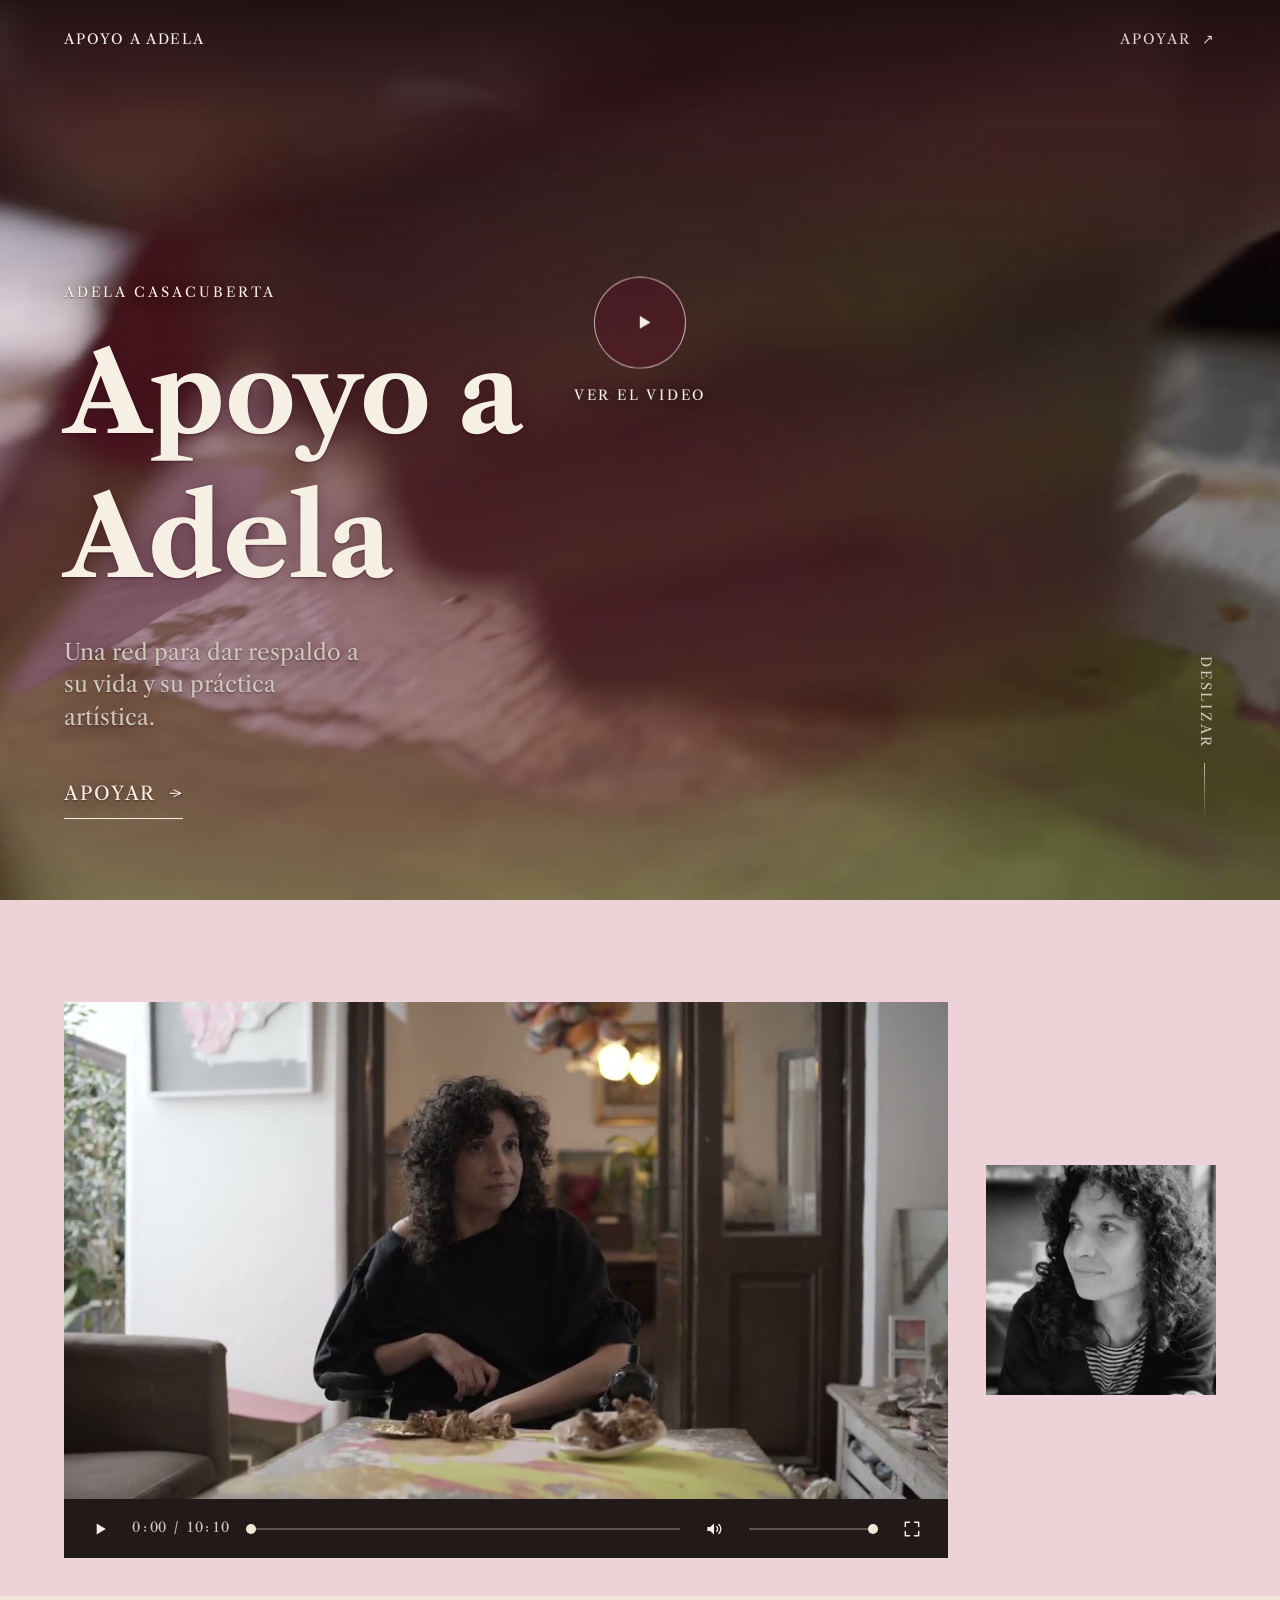
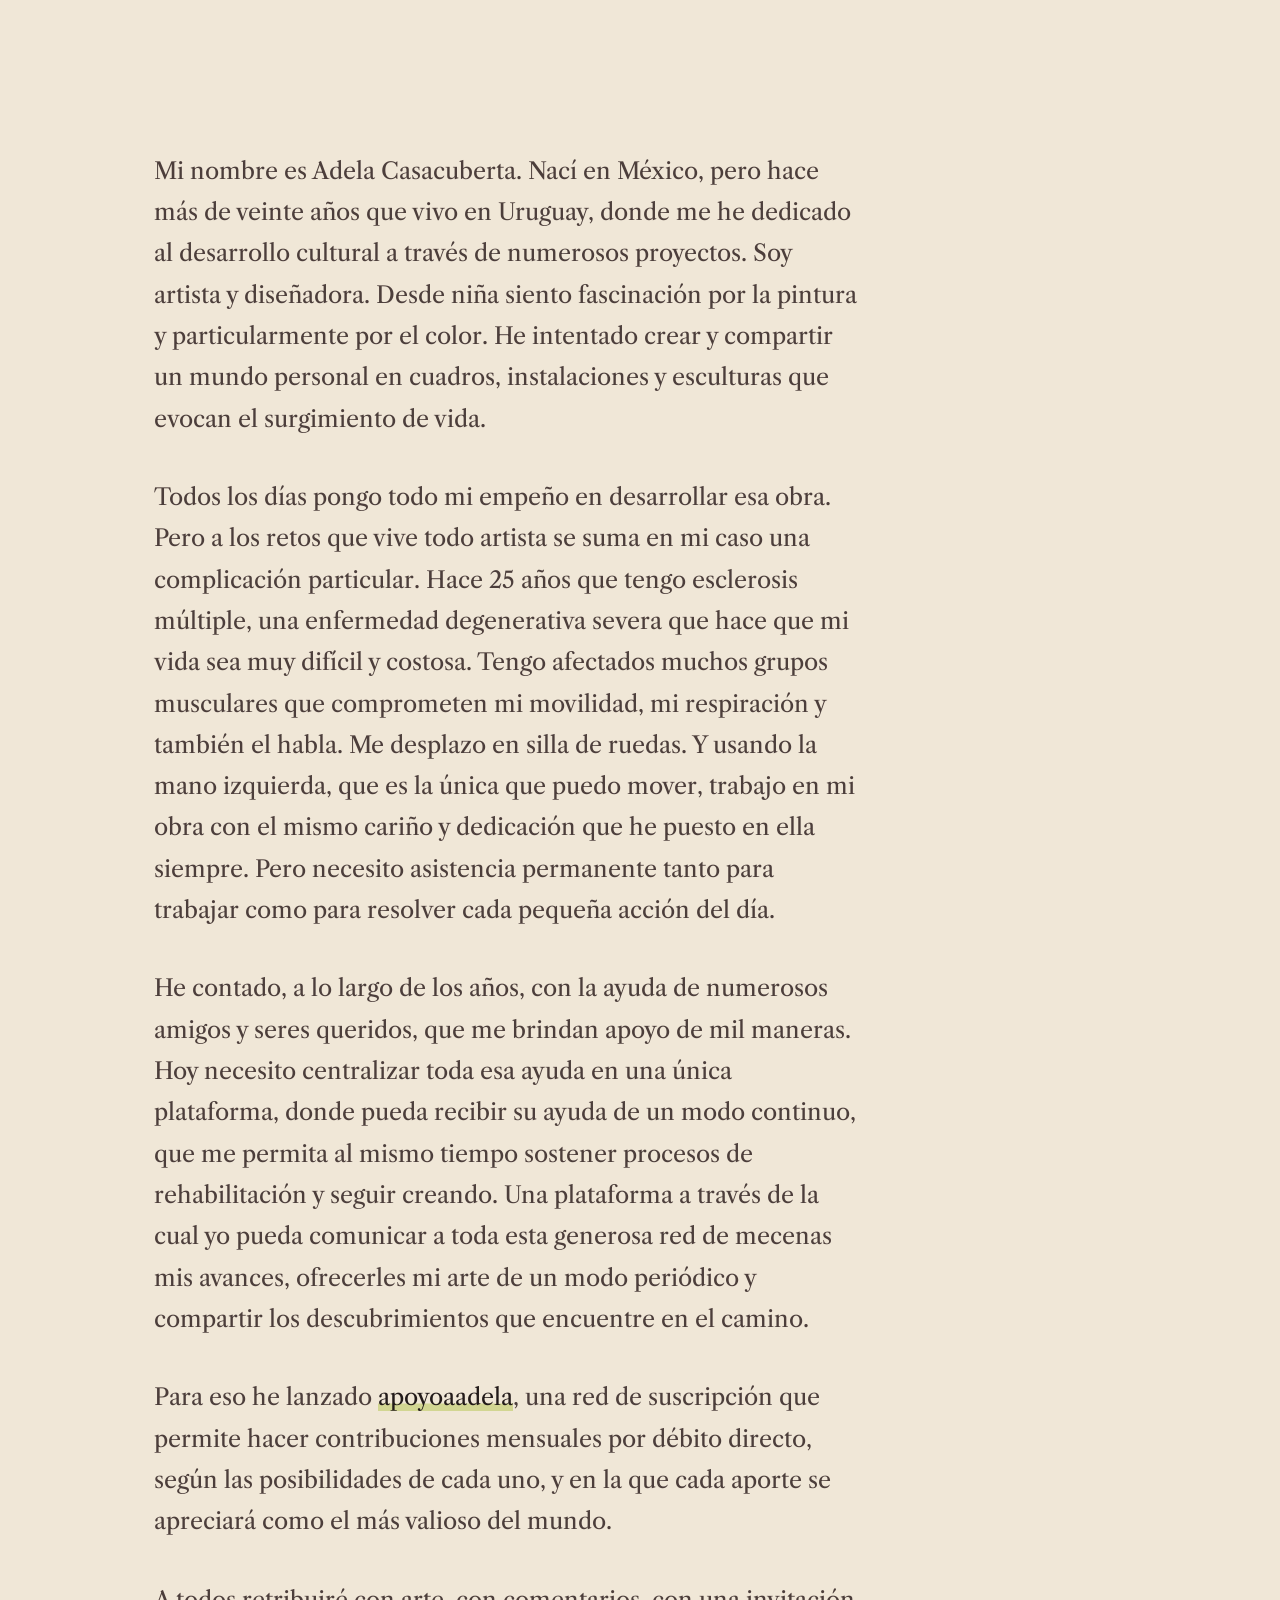
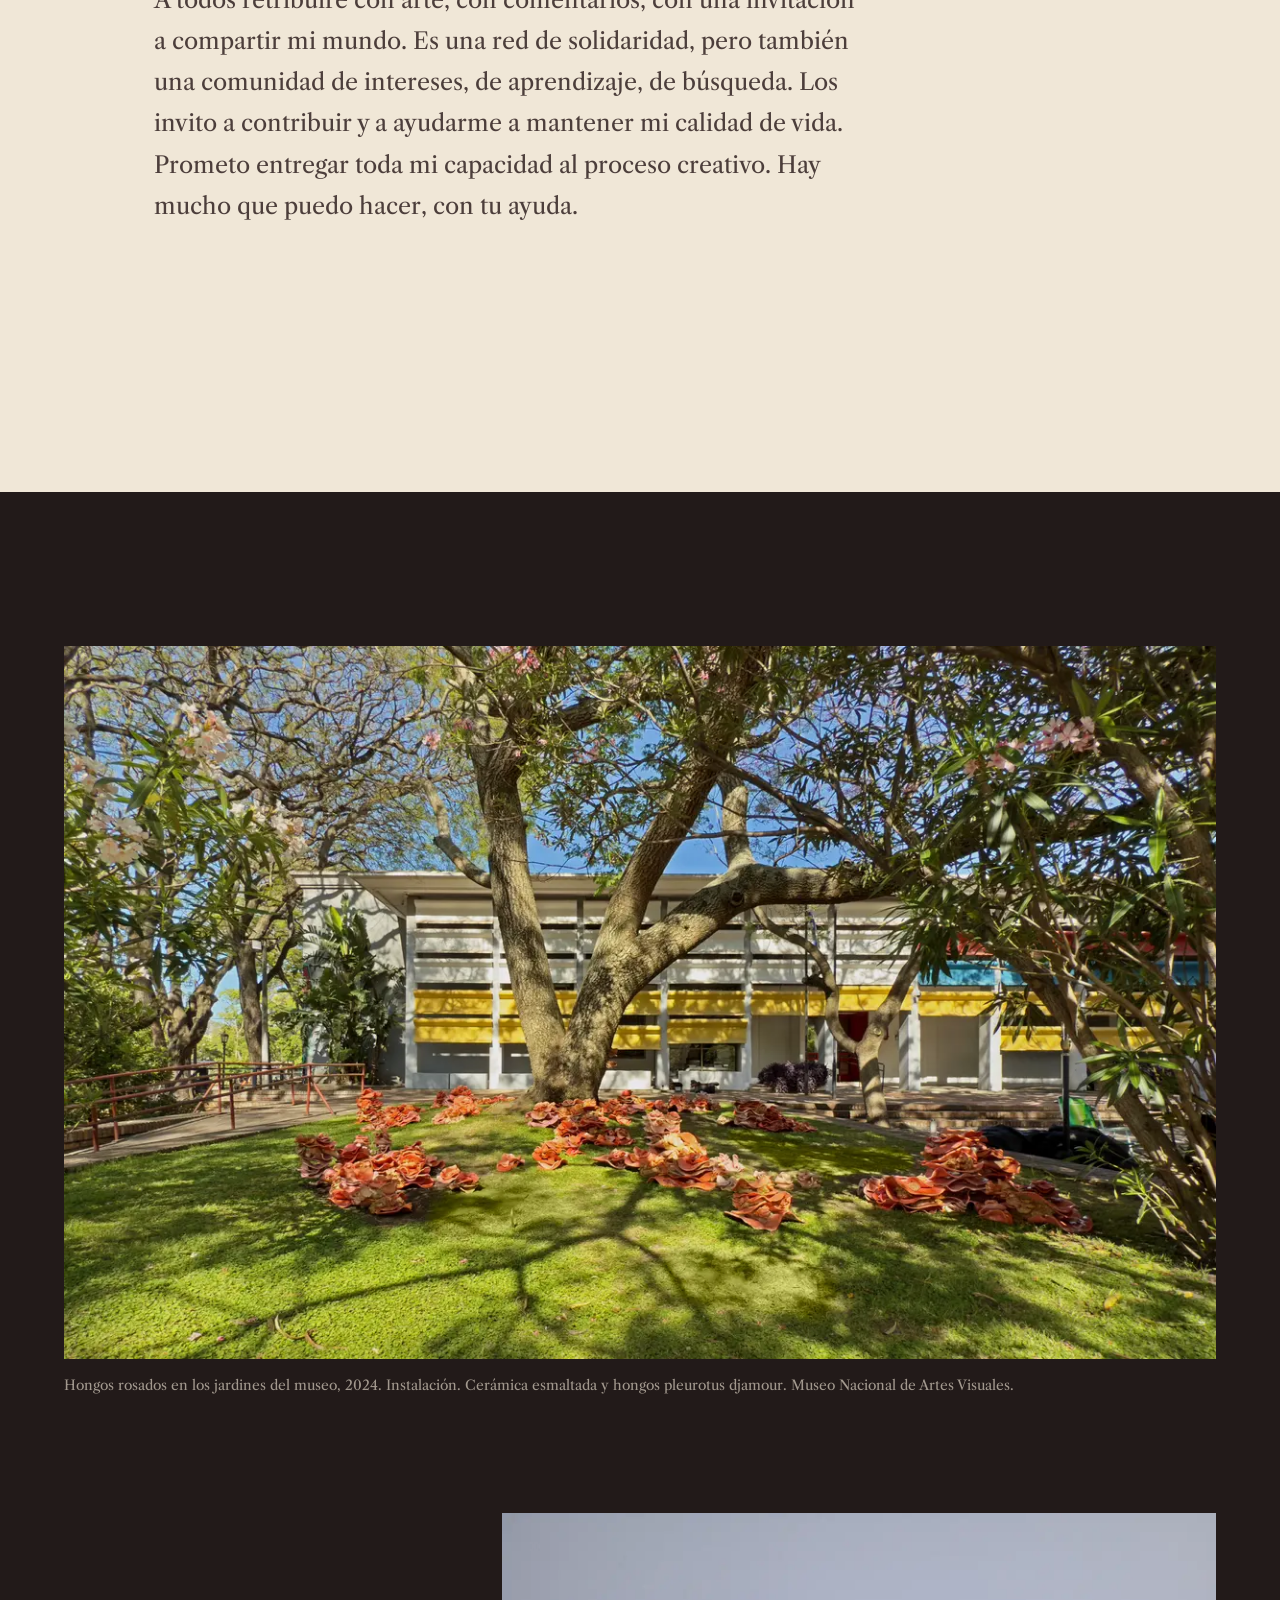
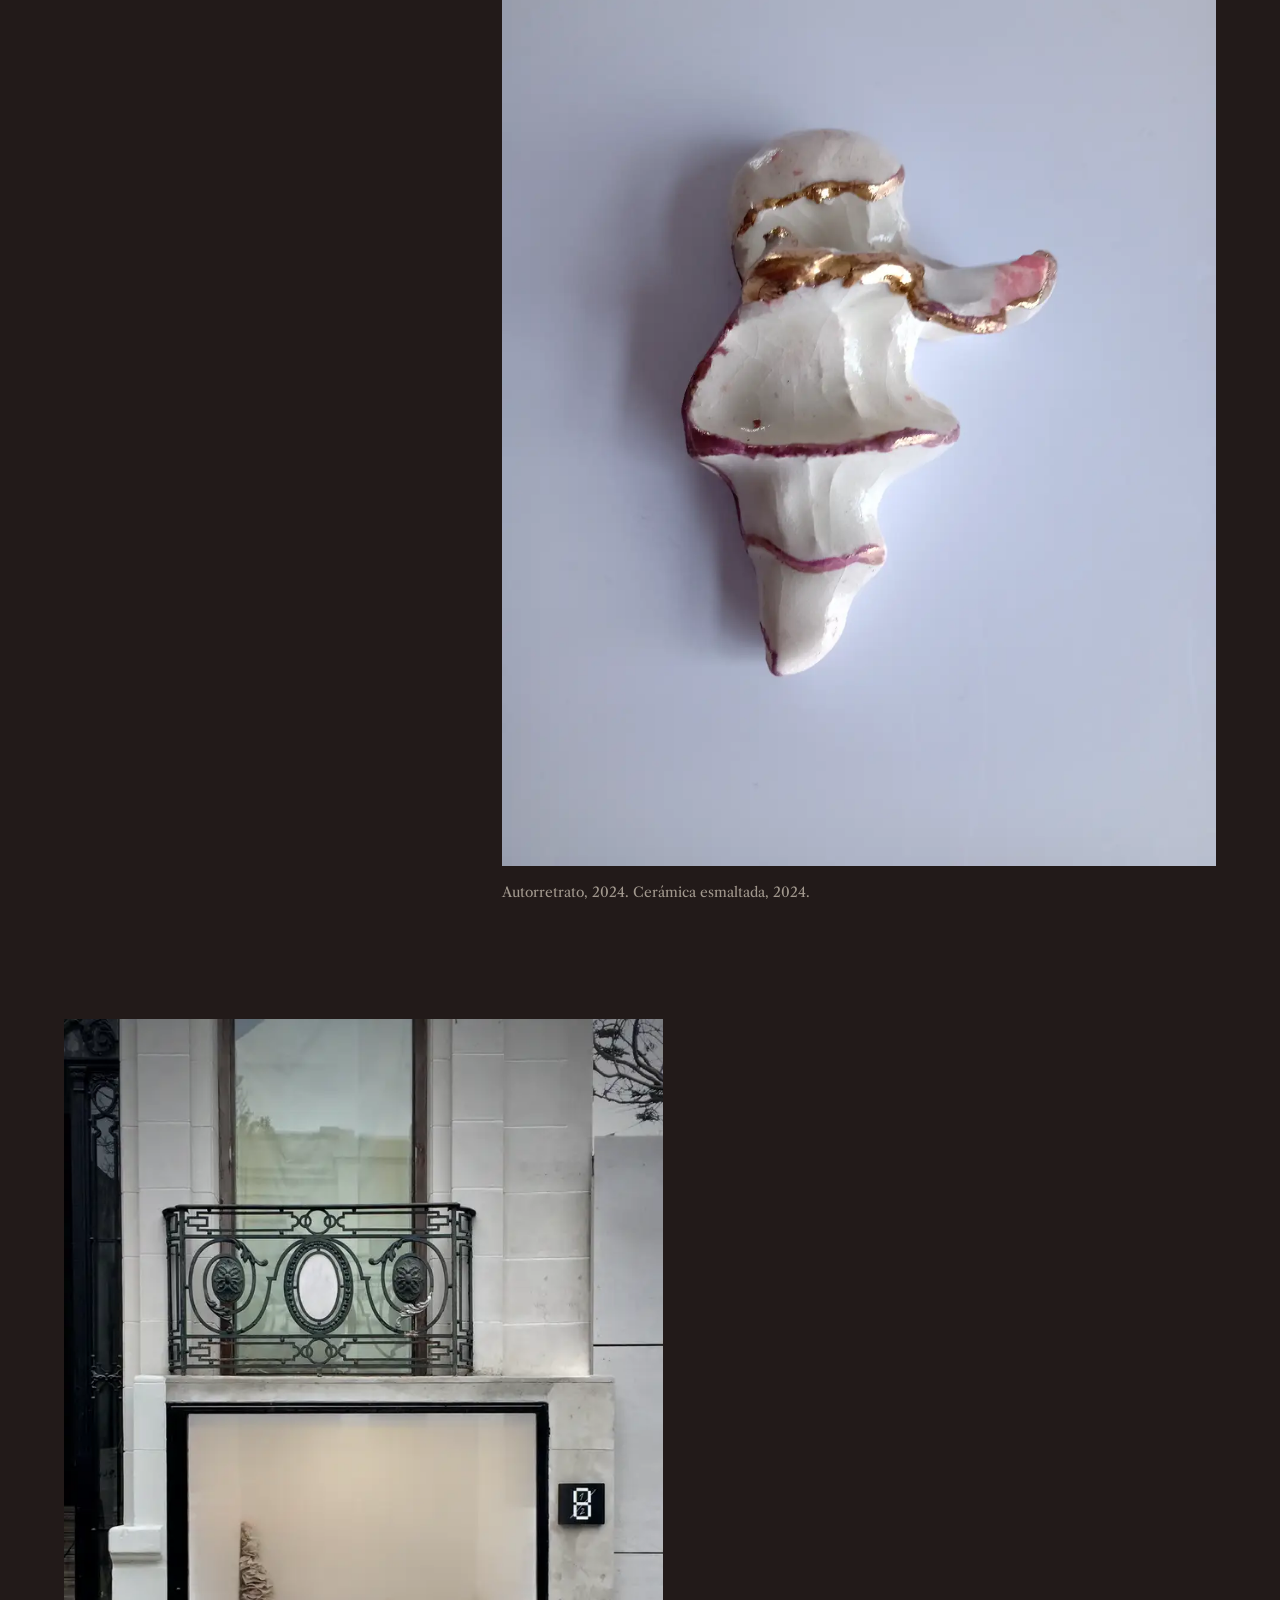
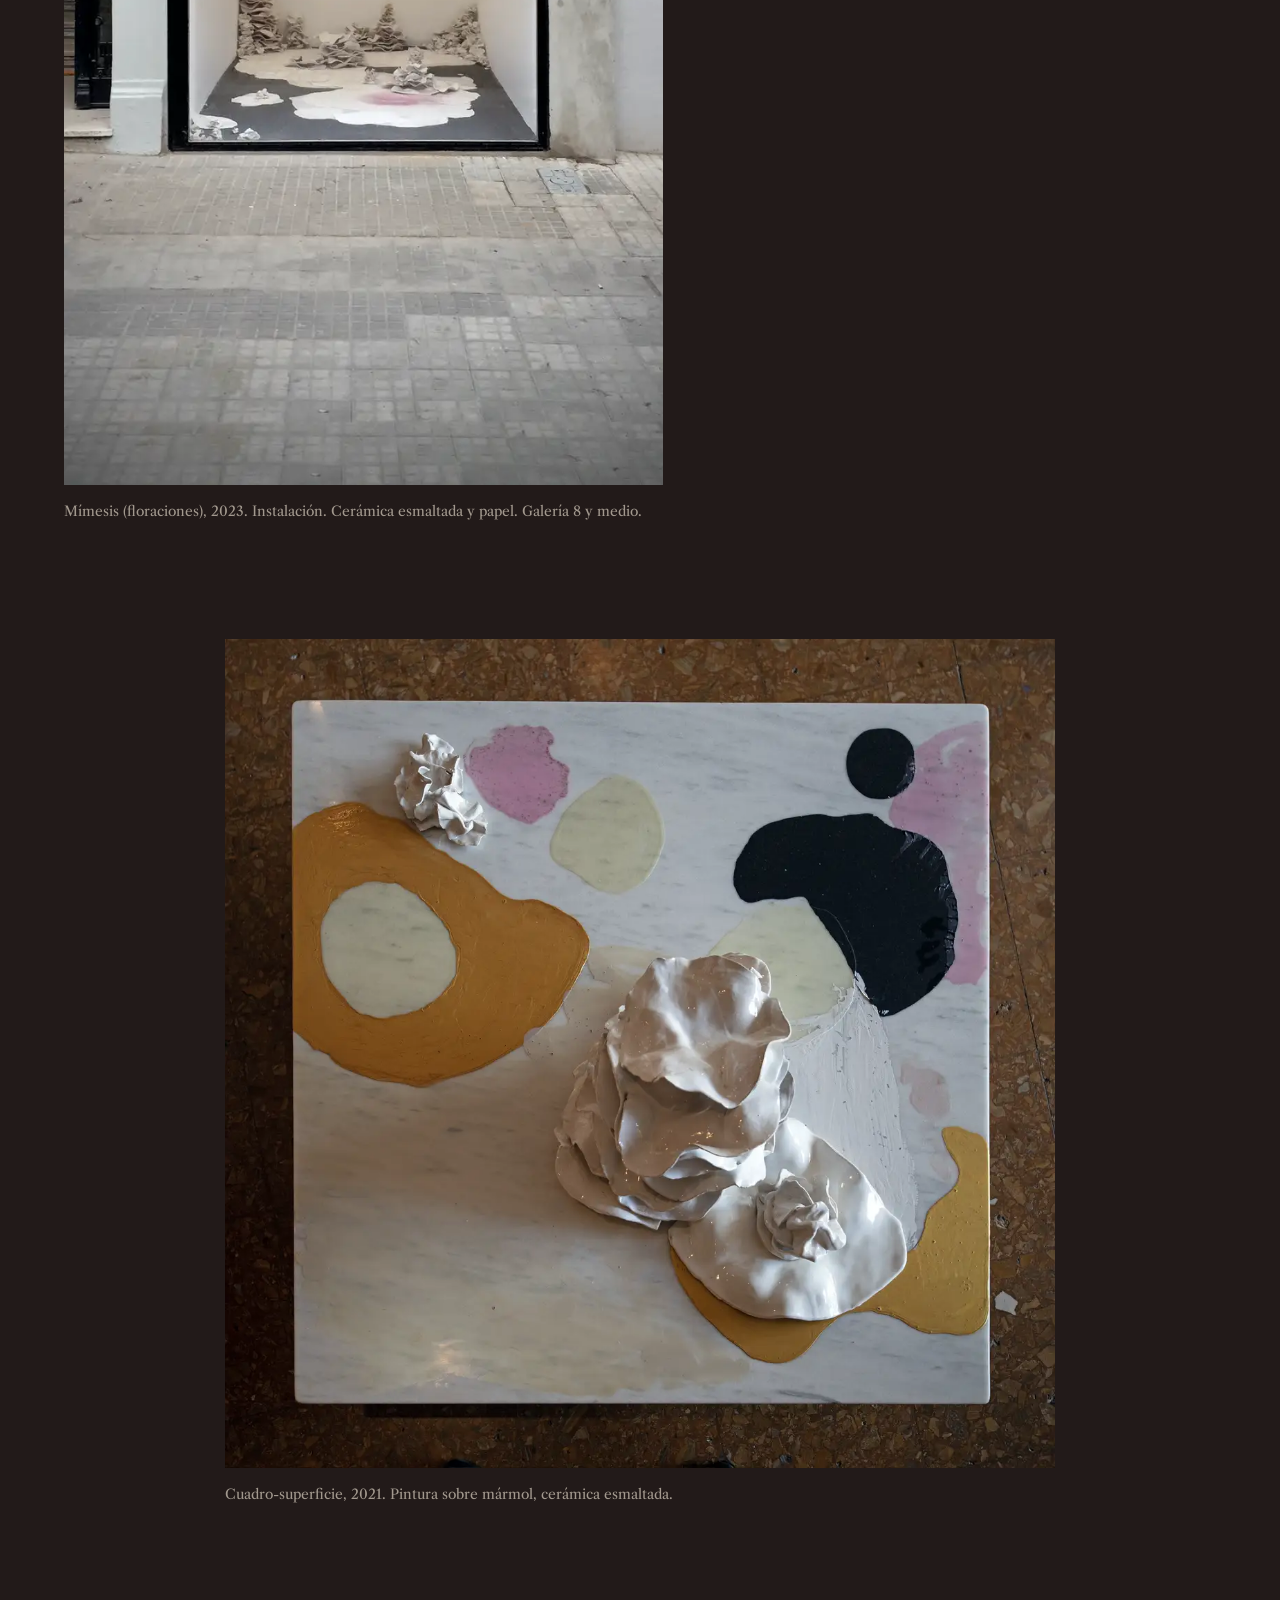
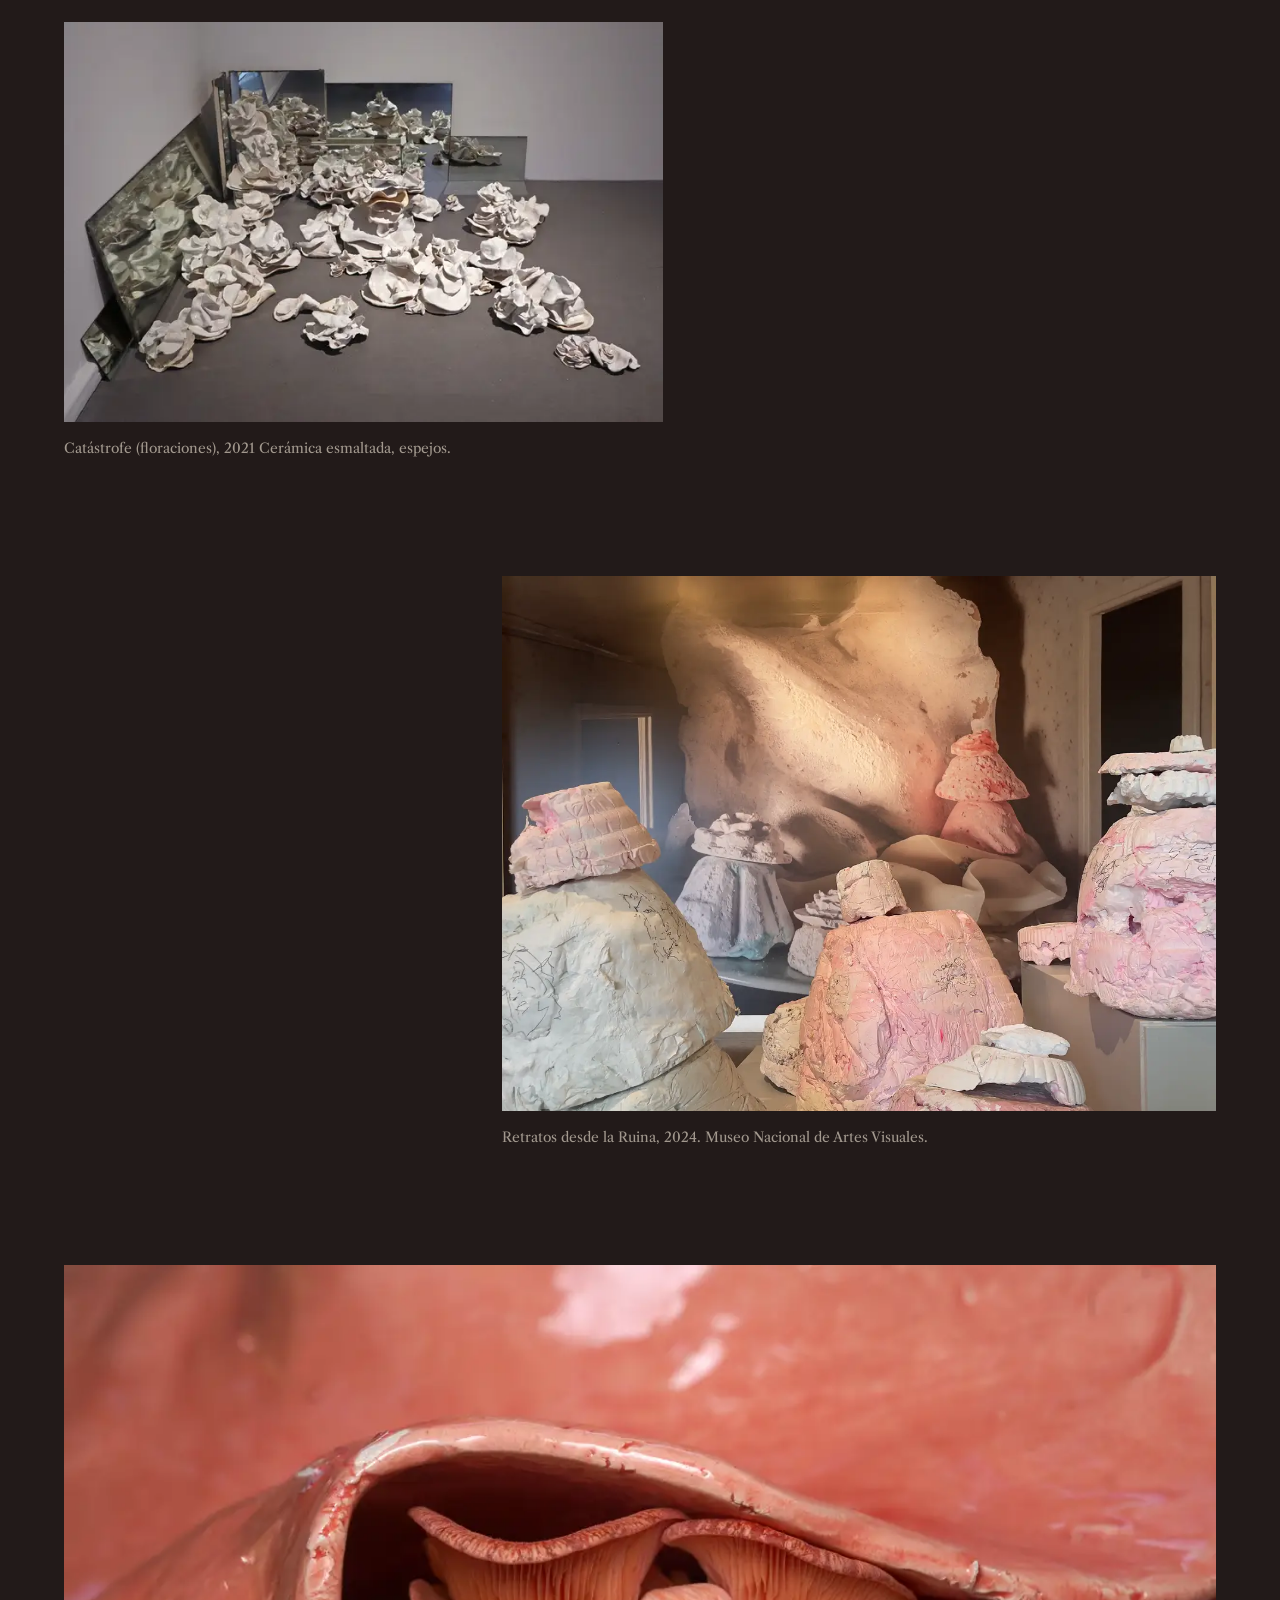
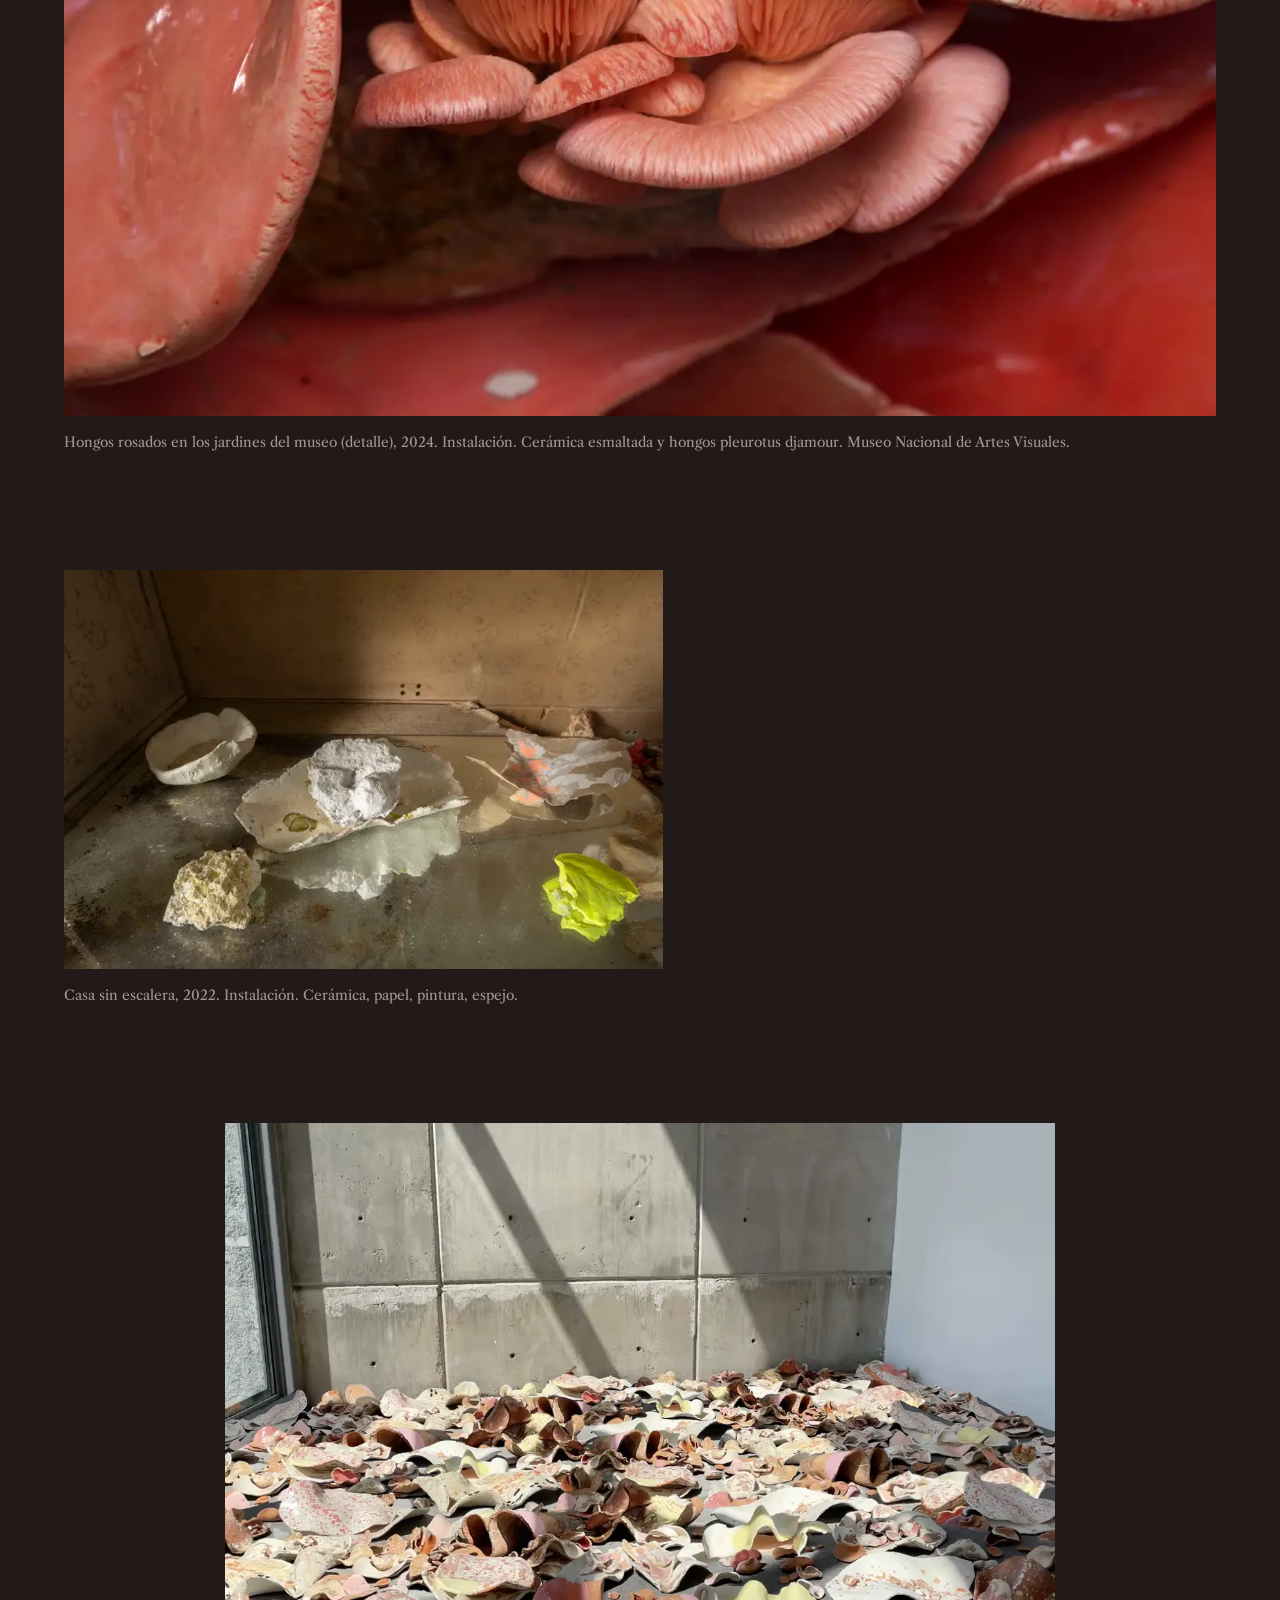
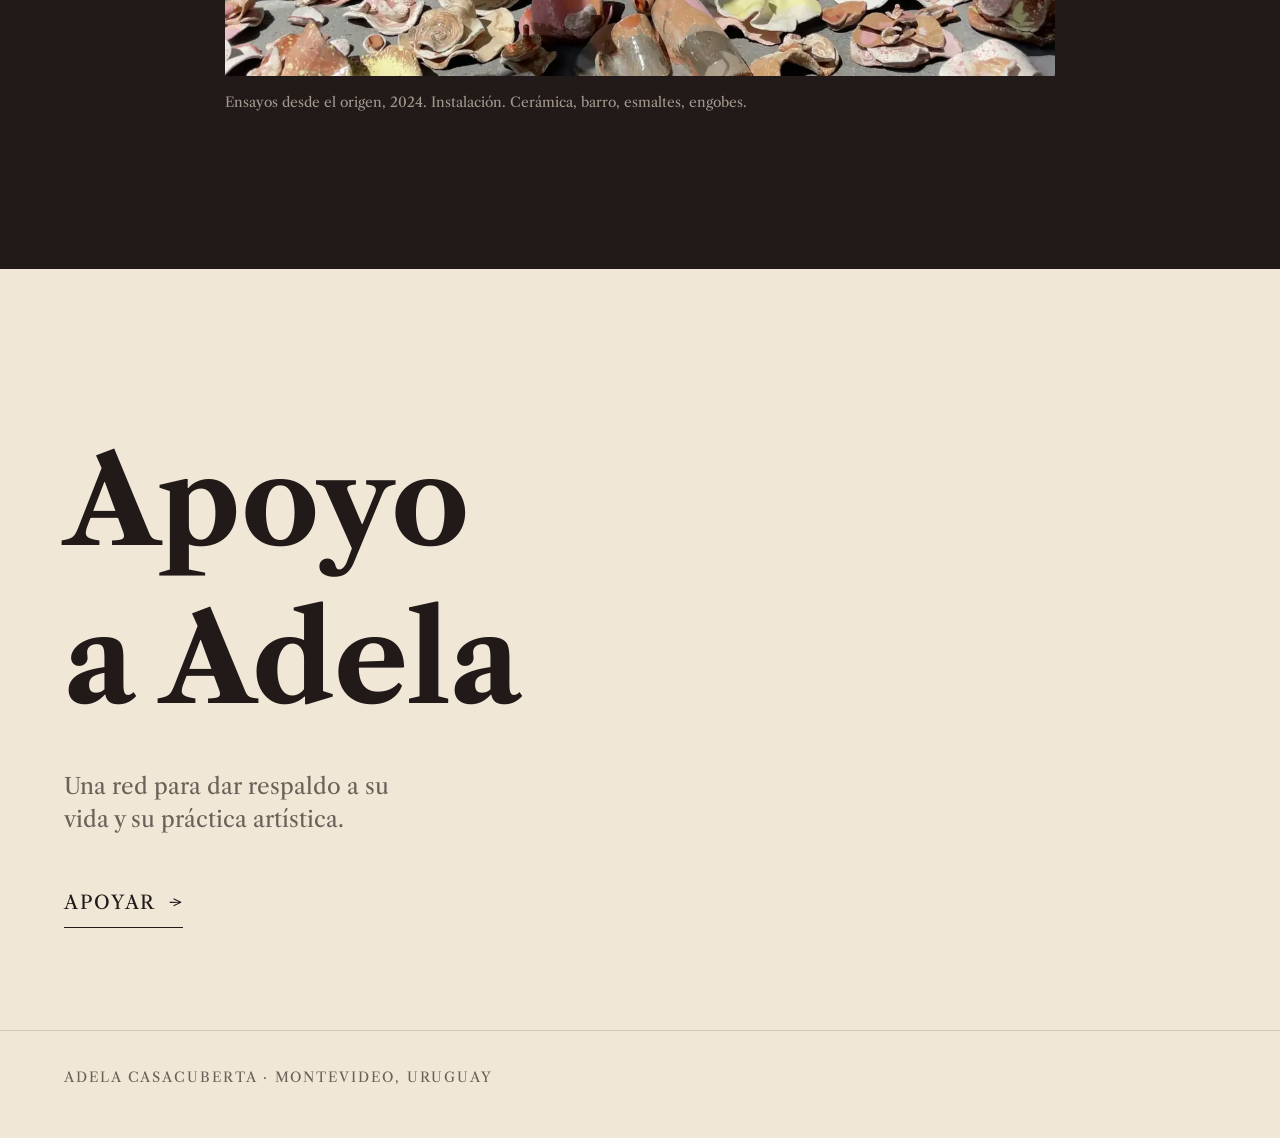
<file: index.html>
<!DOCTYPE html>
<!--
  Apoyo a Adela — codigo bajo GPL-3.0-or-later (ver LICENSE).
  Las imagenes, fotografias y videos de assets/ NO son software:
  son (c) Adela Casacuberta, todos los derechos reservados.
  Detalle en LICENSES/ASSETS.txt.
-->
<html lang="es">
<head>
<meta charset="utf-8">
<meta name="viewport" content="width=device-width, initial-scale=1, viewport-fit=cover">
<title>Apoyo a Adela — Adela Casacuberta</title>
<meta name="description" content="Apoya la vida y la práctica artística de Adela Casacuberta. Una red de contribuciones mensuales para sostener sus procesos de rehabilitación y continuar su obra.">
<meta name="author" content="Adela Casacuberta">
<meta name="theme-color" content="#F0E7D7">
<link rel="canonical" href="./">

<meta property="og:type" content="website">
<meta property="og:locale" content="es_UY">
<meta property="og:site_name" content="Apoyo a Adela">
<meta property="og:title" content="Apoyo a Adela — Adela Casacuberta">
<meta property="og:description" content="Apoya la vida y la práctica artística de Adela Casacuberta. Una red de contribuciones mensuales para sostener sus procesos de rehabilitación y continuar su obra.">
<meta property="og:image" content="assets/og/og.jpg">
<meta property="og:image:width" content="1200">
<meta property="og:image:height" content="630">
<meta property="og:image:alt" content="Detalle de una obra de Adela Casacuberta: círculo magenta y puntos amarillos sobre fondo marrón cálido.">
<meta name="twitter:card" content="summary_large_image">
<meta name="twitter:title" content="Apoyo a Adela — Adela Casacuberta">
<meta name="twitter:description" content="Apoya la vida y la práctica artística de Adela Casacuberta.">
<meta name="twitter:image" content="assets/og/og.jpg">

<link rel="preconnect" href="https://fonts.googleapis.com">
<link rel="preconnect" href="https://fonts.gstatic.com" crossorigin>
<link rel="stylesheet" href="https://fonts.googleapis.com/css2?family=Libre+Caslon+Text&display=swap">
<link rel="preload" href="assets/video/poster.jpg" as="image" fetchpriority="high">
<link rel="stylesheet" href="assets/css/styles.css">
<link rel="icon" href="assets/img/favicon.svg" type="image/svg+xml">
<script>document.documentElement.className += ' js';</script>
</head>
<body>

<a class="skip-link" href="#historia">Ir al contenido</a>

<header class="site-header" id="siteHeader">
  <div class="site-header__inner">
    <a class="site-header__brand" href="#top">Apoyo a Adela</a>
    <a class="site-header__cta" href="https://www.patreon.com/apoyoaAdela" target="_blank" rel="noopener noreferrer">
      Apoyar<span class="u-sr-only"> a Adela en Patreon (se abre en una pestaña nueva)</span> <span aria-hidden="true">↗</span>
    </a>
  </div>
</header>

<main id="top">

  <!-- ══ 01 · Apertura ══════════════════════════════════════════ -->
  <section class="hero" id="hero" aria-labelledby="heroTitle">
    <video
      class="hero__video"
      id="heroVideo"
      poster="assets/video/poster.jpg"
      autoplay
      muted
      loop
      playsinline
      preload="none"
      aria-hidden="true"
      tabindex="-1"></video>

    <div class="hero__scrim" aria-hidden="true"></div>

    <button class="hero__play" type="button" data-play-film>
      <span class="hero__play-disc">
        <svg class="hero__play-icon" viewBox="0 0 24 24" aria-hidden="true" focusable="false">
          <path d="M8 5.5v13l11-6.5z"/>
        </svg>
      </span>
      <span class="hero__play-label">Ver el video</span>
    </button>

    <div class="hero__content">
      <p class="hero__eyebrow">Adela Casacuberta</p>
      <h1 class="hero__title" id="heroTitle">Apoyo a<br>Adela</h1>
      <p class="hero__tagline">Una red para dar respaldo a su vida y su práctica artística.</p>
      <a class="cta cta--hero" href="https://www.patreon.com/apoyoaAdela" target="_blank" rel="noopener noreferrer">
        <span class="cta__label">Apoyar<span class="u-sr-only"> a Adela en Patreon (se abre en una pestaña nueva)</span></span>
        <span class="cta__arrow" aria-hidden="true">→</span>
      </a>
    </div>

    <div class="hero__scroll" aria-hidden="true">
      <span class="hero__scroll-label">Deslizar</span>
      <span class="hero__scroll-line"></span>
    </div>
  </section>

  <!-- ══ 02 · El documental + retrato ══════════════════════════ -->
  <section class="film" id="pelicula" aria-labelledby="filmTitle">
    <h2 class="u-sr-only" id="filmTitle">Sobre Adela Casacuberta</h2>

    <div class="film__grid">
      <div class="film__player">
        <div class="player" data-player>
          <video
            class="player__video"
            id="filmVideo"
            poster="assets/video/documental-poster.jpg"
            preload="none"
            playsinline
            aria-describedby="filmDesc">
            <source src="assets/video/documental-720.mp4" type="video/mp4">
            <p class="player__fallback">
              Tu navegador no puede reproducir este video.
              <a href="assets/video/documental-720.mp4">Descárgalo aquí</a>.
            </p>
          </video>

          <p class="u-sr-only" id="filmDesc">
            Video de 10 minutos sobre la vida y la obra de Adela
            Casacuberta, con sonido. Usa los controles para reproducir,
            ajustar el volumen o ver a pantalla completa.
          </p>

          <div class="player__bar">
            <button class="player__btn" type="button" data-action="play"
                    aria-label="Reproducir el documental">
              <svg class="player__icon player__icon--play" viewBox="0 0 24 24" aria-hidden="true" focusable="false">
                <path d="M8 5.5v13l11-6.5z"/>
              </svg>
              <svg class="player__icon player__icon--pause" viewBox="0 0 24 24" aria-hidden="true" focusable="false">
                <path d="M7.5 5h3.2v14H7.5zM13.3 5h3.2v14h-3.2z"/>
              </svg>
            </button>

            <span class="player__time" data-time aria-hidden="true">0:00 / 10:10</span>

            <label class="u-sr-only" for="filmSeek">Posición en el video</label>
            <input class="player__seek" id="filmSeek" type="range"
                   min="0" max="100" step="0.1" value="0"
                   aria-label="Posición en el documental">

            <button class="player__btn" type="button" data-action="mute"
                    aria-label="Silenciar" aria-pressed="false">
              <svg class="player__icon player__icon--vol" viewBox="0 0 24 24" aria-hidden="true" focusable="false">
                <path d="M4 9.5h3.4L12 5.4v13.2L7.4 14.5H4z"/>
                <path class="player__wave" d="M15.2 9.1a4 4 0 0 1 0 5.8M17.8 6.5a7.6 7.6 0 0 1 0 11" fill="none" stroke="currentColor" stroke-width="1.6" stroke-linecap="round"/>
              </svg>
              <svg class="player__icon player__icon--muted" viewBox="0 0 24 24" aria-hidden="true" focusable="false">
                <path d="M4 9.5h3.4L12 5.4v13.2L7.4 14.5H4z"/>
                <path d="M15.5 9.5l5 5M20.5 9.5l-5 5" fill="none" stroke="currentColor" stroke-width="1.7" stroke-linecap="round"/>
              </svg>
            </button>

            <label class="u-sr-only" for="filmVolume">Volumen</label>
            <input class="player__vol" id="filmVolume" type="range"
                   min="0" max="1" step="0.05" value="1"
                   aria-label="Volumen">

            <button class="player__btn" type="button" data-action="fullscreen"
                    aria-label="Ver a pantalla completa">
              <svg class="player__icon player__icon--fs" viewBox="0 0 24 24" aria-hidden="true" focusable="false">
                <path d="M4 9V4h5M20 9V4h-5M4 15v5h5M20 15v5h-5" fill="none" stroke="currentColor" stroke-width="1.8" stroke-linecap="round" stroke-linejoin="round"/>
              </svg>
              <svg class="player__icon player__icon--fsexit" viewBox="0 0 24 24" aria-hidden="true" focusable="false">
                <path d="M9 4v5H4M15 4v5h5M9 20v-5H4M15 20v-5h5" fill="none" stroke="currentColor" stroke-width="1.8" stroke-linecap="round" stroke-linejoin="round"/>
              </svg>
            </button>
          </div>
        </div>
      </div>

      <figure class="film__portrait">
        <img
          src="assets/img/adela-retrato.jpg"
          srcset="assets/img/adela-retrato-500.webp 500w,
                  assets/img/adela-retrato-1000.webp 1000w,
                  assets/img/adela-retrato-1687.webp 1687w"
          sizes="(min-width: 900px) 30vw, 100vw"
          width="1687" height="1687"
          loading="lazy" decoding="async"
          alt="Retrato en blanco y negro de Adela Casacuberta en su taller.">
      </figure>
    </div>
  </section>

  <!-- ══ 03 · La historia ═══════════════════════════════════════ -->
  <section class="story" id="historia" aria-labelledby="historiaTitle">
    <div class="story__col">
      <h2 class="u-sr-only" id="historiaTitle">Su historia</h2>

      <div class="story__body">
        <p class="reveal">Mi nombre es Adela Casacuberta. Nací en México, pero hace más de veinte años que vivo en Uruguay, donde me he dedicado al desarrollo cultural a través de numerosos proyectos. Soy artista y diseñadora. Desde niña siento fascinación por la pintura y particularmente por el color. He intentado crear y compartir un mundo personal en cuadros, instalaciones y esculturas que evocan el surgimiento de vida.</p>

        <p class="reveal">Todos los días pongo todo mi empeño en desarrollar esa obra. Pero a los retos que vive todo artista se suma en mi caso una complicación particular. Hace 25 años que tengo esclerosis múltiple, una enfermedad degenerativa severa que hace que mi vida sea muy difícil y costosa. Tengo afectados muchos grupos musculares que comprometen mi movilidad, mi respiración y también el habla. Me desplazo en silla de ruedas. Y usando la mano izquierda, que es la única que puedo mover, trabajo en mi obra con el mismo cariño y dedicación que he puesto en ella siempre. Pero necesito asistencia permanente tanto para trabajar como para resolver cada pequeña acción del día.</p>

        <p class="reveal">He contado, a lo largo de los años, con la ayuda de numerosos amigos y seres queridos, que me brindan apoyo de mil maneras. Hoy necesito centralizar toda esa ayuda en una única plataforma, donde pueda recibir su ayuda de un modo continuo, que me permita al mismo tiempo sostener procesos de rehabilitación y seguir creando. Una plataforma a través de la cual yo pueda comunicar a toda esta generosa red de mecenas mis avances, ofrecerles mi arte de un modo periódico y compartir los descubrimientos que encuentre en el camino.</p>

        <p class="reveal">Para eso he lanzado <span class="story__wordmark">apoyoaadela</span>, una red de suscripción que permite hacer contribuciones mensuales por débito directo, según las posibilidades de cada uno, y en la que cada aporte se apreciará como el más valioso del mundo.</p>

        <p class="reveal">A todos retribuiré con arte, con comentarios, con una invitación a compartir mi mundo. Es una red de solidaridad, pero también una comunidad de intereses, de aprendizaje, de búsqueda. Los invito a contribuir y a ayudarme a mantener mi calidad de vida. Prometo entregar toda mi capacidad al proceso creativo. Hay mucho que puedo hacer, con tu ayuda.</p>
      </div>

      <a class="cta cta--story reveal" href="https://www.patreon.com/apoyoaAdela" target="_blank" rel="noopener noreferrer">
        <span class="cta__label">Apoyar a Adela<span class="u-sr-only"> en Patreon (se abre en una pestaña nueva)</span></span>
        <span class="cta__arrow" aria-hidden="true">→</span>
      </a>
    </div>
  </section>

  <!-- ══ 04 · La obra ═══════════════════════════════════════════ -->
  <section class="work" id="obra" aria-labelledby="obraTitle">
    <div class="work__inner">
      <h2 class="u-sr-only" id="obraTitle">La obra</h2>

      <figure class="work__item work__item--full reveal">
        <img
          src="assets/img/hongos-rosados-mnav-2026.jpg"
          srcset="assets/img/hongos-rosados-mnav-2026-700.webp 700w,
                  assets/img/hongos-rosados-mnav-2026-1200.webp 1200w,
                  assets/img/hongos-rosados-mnav-2026-1800.webp 1800w"
          sizes="(min-width: 900px) calc(100vw - 11rem), calc(100vw - 2.5rem)"
          width="6265" height="3877"
          loading="lazy" decoding="async"
          alt="Hongos rosados en los jardines del museo, 2024. Instalación. Cerámica esmaltada y hongos pleurotus djamour. Museo Nacional de Artes Visuales.">
        <figcaption>Hongos rosados en los jardines del museo, 2024. Instalación. Cerámica esmaltada y hongos pleurotus djamour. Museo Nacional de Artes Visuales.</figcaption>
      </figure>

      <figure class="work__item work__item--right reveal">
        <img
          src="assets/img/autorretrato-2024.jpg"
          srcset="assets/img/autorretrato-2024-700.webp 700w,
                  assets/img/autorretrato-2024-1200.webp 1200w,
                  assets/img/autorretrato-2024-1800.webp 1800w"
          sizes="(min-width: 900px) 62vw, calc(100vw - 2.5rem)"
          width="3120" height="4160"
          loading="lazy" decoding="async"
          alt="Autorretrato, 2024. Cerámica esmaltada, 2024.">
        <figcaption>Autorretrato, 2024. Cerámica esmaltada, 2024.</figcaption>
      </figure>

      <figure class="work__item work__item--left reveal">
        <img
          src="assets/img/mimesis-floraciones.jpg"
          srcset="assets/img/mimesis-floraciones-700.webp 700w,
                  assets/img/mimesis-floraciones-1200.webp 1200w,
                  assets/img/mimesis-floraciones-1686.webp 1686w"
          sizes="(min-width: 900px) 52vw, calc(100vw - 2.5rem)"
          width="1686" height="2998"
          loading="lazy" decoding="async"
          alt="Mímesis (floraciones), 2023. Instalación. Cerámica esmaltada y papel. Galería 8 y medio.">
        <figcaption>Mímesis (floraciones), 2023. Instalación. Cerámica esmaltada y papel. Galería 8 y medio.</figcaption>
      </figure>

      <figure class="work__item work__item--mid reveal">
        <img
          src="assets/img/cuadro-superficie.jpg"
          srcset="assets/img/cuadro-superficie-700.webp 700w,
                  assets/img/cuadro-superficie-1200.webp 1200w,
                  assets/img/cuadro-superficie-1800.webp 1800w"
          sizes="(min-width: 900px) 72vw, calc(100vw - 2.5rem)"
          width="5658" height="5658"
          loading="lazy" decoding="async"
          alt="Cuadro-superficie, 2021. Pintura sobre mármol, cerámica esmaltada.">
        <figcaption>Cuadro-superficie, 2021. Pintura sobre mármol, cerámica esmaltada.</figcaption>
      </figure>

      <figure class="work__item work__item--left reveal">
        <img
          src="assets/img/catastrofe-floraciones-2021.jpg"
          srcset="assets/img/catastrofe-floraciones-2021-700.webp 700w,
                  assets/img/catastrofe-floraciones-2021-1200.webp 1200w,
                  assets/img/catastrofe-floraciones-2021-1800.webp 1800w"
          sizes="(min-width: 900px) 52vw, calc(100vw - 2.5rem)"
          width="2800" height="1867"
          loading="lazy" decoding="async"
          alt="Catástrofe (floraciones), 2021 Cerámica esmaltada, espejos.">
        <figcaption>Catástrofe (floraciones), 2021 Cerámica esmaltada, espejos.</figcaption>
      </figure>

      <figure class="work__item work__item--right reveal">
        <img
          src="assets/img/retratos-desde-la-ruina-2023.jpg"
          srcset="assets/img/retratos-desde-la-ruina-2023-700.webp 700w,
                  assets/img/retratos-desde-la-ruina-2023-1200.webp 1200w,
                  assets/img/retratos-desde-la-ruina-2023-1800.webp 1800w"
          sizes="(min-width: 900px) 62vw, calc(100vw - 2.5rem)"
          width="3313" height="2486"
          loading="lazy" decoding="async"
          alt="Retratos desde la Ruina, 2024.  Museo Nacional  de Artes Visuales.">
        <figcaption>Retratos desde la Ruina, 2024.  Museo Nacional  de Artes Visuales.</figcaption>
      </figure>

      <figure class="work__item work__item--full reveal">
        <img
          src="assets/img/hongos-rosados-2024.jpg"
          srcset="assets/img/hongos-rosados-2024-700.webp 700w,
                  assets/img/hongos-rosados-2024-1200.webp 1200w,
                  assets/img/hongos-rosados-2024-1800.webp 1800w"
          sizes="(min-width: 900px) calc(100vw - 11rem), calc(100vw - 2.5rem)"
          width="9176" height="5976"
          loading="lazy" decoding="async"
          alt="Hongos rosados en los jardines del museo (detalle), 2024. Instalación. Cerámica esmaltada y hongos pleurotus djamour. Museo Nacional de Artes Visuales.">
        <figcaption>Hongos rosados en los jardines del museo (detalle), 2024. Instalación. Cerámica esmaltada y hongos pleurotus djamour. Museo Nacional de Artes Visuales.</figcaption>
      </figure>

      <figure class="work__item work__item--left reveal">
        <img
          src="assets/img/casa-sin-escalera-2023.jpg"
          srcset="assets/img/casa-sin-escalera-2023-700.webp 700w,
                  assets/img/casa-sin-escalera-2023-1200.webp 1200w,
                  assets/img/casa-sin-escalera-2023-1800.webp 1800w"
          sizes="(min-width: 900px) 52vw, calc(100vw - 2.5rem)"
          width="2000" height="1333"
          loading="lazy" decoding="async"
          alt="Casa sin escalera, 2022. Instalación. Cerámica, papel, pintura, espejo.">
        <figcaption>Casa sin escalera, 2022. Instalación. Cerámica, papel, pintura, espejo.</figcaption>
      </figure>

      <figure class="work__item work__item--mid reveal">
        <img
          src="assets/img/mimesis-ensayos-origen-2024.jpg"
          srcset="assets/img/mimesis-ensayos-origen-2024-700.webp 700w,
                  assets/img/mimesis-ensayos-origen-2024-1200.webp 1200w,
                  assets/img/mimesis-ensayos-origen-2024-1800.webp 1800w"
          sizes="(min-width: 900px) 72vw, calc(100vw - 2.5rem)"
          width="2580" height="1720"
          loading="lazy" decoding="async"
          alt="Ensayos desde el origen, 2024. Instalación. Cerámica, barro, esmaltes, engobes.">
        <figcaption>Ensayos desde el origen, 2024. Instalación. Cerámica, barro, esmaltes, engobes.</figcaption>
      </figure>

    </div>
  </section>

  <!-- ══ 05 · Cierre ════════════════════════════════════════════ -->
  <section class="outro" id="apoyar" aria-labelledby="outroTitle">
    <div class="outro__inner">
      <h2 class="outro__title" id="outroTitle">Apoyo a Adela</h2>
      <p class="outro__tagline">Una red para dar respaldo a su vida y su práctica artística.</p>
      <a class="cta cta--outro reveal" href="https://www.patreon.com/apoyoaAdela" target="_blank" rel="noopener noreferrer">
        <span class="cta__label">Apoyar<span class="u-sr-only"> a Adela en Patreon (se abre en una pestaña nueva)</span></span>
        <span class="cta__arrow" aria-hidden="true">→</span>
      </a>
    </div>
  </section>

</main>

<footer class="site-footer">
  <div class="site-footer__inner">
    <p>Adela Casacuberta · Montevideo, Uruguay</p>
  </div>
</footer>

<a class="to-top" href="#top" data-to-top hidden>
  <span class="to-top__label">Regresar al inicio</span>
  <span class="to-top__arrow" aria-hidden="true">↑</span>
</a>

<script src="assets/js/main.js" defer></script>
</body>
</html>
</file>
<file: assets/css/styles.css>
/* =============================================================
   Apoyo a Adela — hoja de estilos única
   Paleta extraída de la obra de Adela Casacuberta

   SPDX-License-Identifier: GPL-3.0-or-later
   Ver LICENSE. Los archivos de assets/img, assets/og y assets/video
   NO son software: (c) Adela Casacuberta, todos los derechos
   reservados (LICENSES/ASSETS.txt).
   ============================================================= */

/* ---------- 1 · Reset --------------------------------------- */

*, *::before, *::after { box-sizing: border-box; }

html {
  -webkit-text-size-adjust: 100%;
  scroll-behavior: smooth;
}

body {
  margin: 0;
  overflow-x: hidden;
  background: var(--bone);
  color: var(--ink);
  font-family: var(--font);
  font-size: 100%;
  line-height: 1.65;
  /* Caslon no tiene bold: seSynthesis lo impede para que el
     navegador no invente uno falso. */
  font-synthesis-weight: none;
  -webkit-font-smoothing: antialiased;
  -moz-osx-font-smoothing: grayscale;
  text-rendering: optimizeLegibility;
}

h1, h2, h3, p, figure, figcaption { margin: 0; }
img, video { display: block; max-width: 100%; }
img { height: auto; }
a { color: inherit; text-decoration: none; }
button { font: inherit; color: inherit; }

@media (prefers-reduced-motion: reduce) {
  html { scroll-behavior: auto; }
}

/* ---------- 2 · Tokens -------------------------------------- */

:root {
  /* Neutros — el fondo y el texto */
  --bone:       #F0E7D7;   /* blanco cálido / hueso            */
  --bone-2:     #E7DAC4;
  --ink:        #221A19;   /* marrón-negro profundo           */
  --ink-2:      #4C3E3B;
  --ink-3:      #6E5F58;   /* 4.9:1 sobre hueso               */

  /* Acentos — uso selectivo, uno por sección */
  --magenta:    #D8396E;   /* fuchsia / rosa de la pintura    */
  --green:      #A8BE33;   /* verde luminoso                  */
  --coral:      #D9834F;   /* naranja cálido                  */
  --violet:      #6C5573;  /* violeta apagado                 */

  /* Rosa oscuro derivado del magenta: el color del velo de la
     apertura. Es el mismo tono de la paleta, version apagada. */
  --wine:       #5A1029;

  /* Rosa pálido para la sección del documental */
  --pink:       #EDD2D8;
  --pink-deep:  #E3BCC5;

  /* Sobre video — opacos para alcanzar AA sobre el fondo en movimiento */
  --on-dark:    #F6EFE3;
  --on-dark-2:  #CFC7BA;   /* 4.6:1 con el velo aplicado */

  /* Libre Caslon Text, de Google Fonts. Solo tiene un peso (400):
     la jerarquía sale del cuerpo, del interlineado y del espaciado,
     nunca de un bold. */
  --font: 'Libre Caslon Text', 'Libre Caslon Display', Georgia,
          'Times New Roman', serif;

  /* Escala tipográfica.
     Libre Caslon solo tiene un peso (400): la jerarquía sale del
     cuerpo, del interlineado y del espaciado, nunca de un bold. */
  --t-brand:  clamp(0.78rem, 0.75rem + 0.15vw, 0.88rem);
  --t-micro:  clamp(0.78rem, 0.75rem + 0.16vw, 0.86rem);
  --t-cta:    clamp(1rem, 0.94rem + 0.3vw, 1.2rem);
  --t-body:   clamp(1.16rem, 1.05rem + 0.55vw, 1.45rem);
  --t-lead:   clamp(1.4rem, 1.15rem + 1.15vw, 2.1rem);
  --t-tag:    clamp(1.1rem, 1rem + 0.5vw, 1.5rem);
  --t-h1:     clamp(3.1rem, 1.3rem + 8vw, 7rem);
  --t-outro:  clamp(2.7rem, 1rem + 8.4vw, 8.4rem);

  /* Ritmo */
  --gutter:   clamp(1.25rem, 5vw, 5.5rem);
  --section:  clamp(6rem, 12vw, 13rem);
  --measure:  44rem;   /* ~700px */

  /* Movimiento */
  --ease: cubic-bezier(0.22, 1, 0.36, 1);
  --dur: 0.85s;
}

/* ---------- 3 · Tipografía --------------------------------- */

.u-sr-only {
  position: absolute;
  width: 1px; height: 1px;
  padding: 0; margin: -1px;
  overflow: hidden;
  clip-path: inset(50%);
  white-space: nowrap;
  border: 0;
}

.skip-link {
  position: absolute;
  top: 0; left: 50%;
  transform: translate(-50%, -120%);
  z-index: 100;
  padding: 0.9rem 1.4rem;
  background: var(--ink);
  color: var(--bone);
  font-size: var(--t-micro);
  letter-spacing: 0.08em;
  text-transform: uppercase;
  transition: transform 0.25s var(--ease);
}
.skip-link:focus { transform: translate(-50%, 0); }

:where(a, button, [tabindex]):focus-visible {
  outline: 2px solid var(--magenta);
  outline-offset: 4px;
  border-radius: 1px;
}
.hero :where(a):focus-visible,
.site-header:not(.is-solid) :where(a):focus-visible { outline-color: var(--green); }

/* ---------- 4 · Cabecera ------------------------------------ */

.site-header {
  position: fixed;
  inset: 0 0 auto 0;
  z-index: 50;
  color: var(--on-dark);
  transition: color 0.5s var(--ease), background-color 0.5s var(--ease),
              box-shadow 0.5s var(--ease);
}
/* Velo degradado que garantiza la legibilidad del texto sobre
   secciones oscuras y sobre obras de mucho claridad. */
.site-header::before {
  content: '';
  position: absolute;
  inset: 0 0 auto 0;
  height: calc(100% + 2.75rem);
  background: linear-gradient(to bottom,
    rgba(16, 12, 12, 0.66) 0%,
    rgba(16, 12, 12, 0.34) 48%,
    rgba(16, 12, 12, 0) 100%);
  opacity: 1;
  pointer-events: none;
  transition: opacity 0.5s var(--ease);
}
.site-header.is-solid::before { opacity: 0; }

.site-header__inner {
  position: relative;
  display: flex;
  align-items: center;
  justify-content: space-between;
  gap: 1rem;
  padding: clamp(1rem, 2.2vw, 1.75rem) var(--gutter);
}
.site-header__brand,
.site-header__cta {
  font-size: var(--t-brand);
  letter-spacing: 0.14em;
  text-transform: uppercase;
  white-space: nowrap;
}
.site-header__cta {
  display: inline-flex;
  align-items: center;
  gap: 0.4em;
  opacity: 0.85;
  transition: opacity 0.3s var(--ease);
}
.site-header__cta:hover { opacity: 1; }

.site-header.is-solid {
  color: var(--ink);
  background: rgba(240, 231, 215, 0.82);
  box-shadow: 0 1px 0 rgba(34, 26, 25, 0.1);
}
@supports (backdrop-filter: blur(1px)) {
  .site-header.is-solid { background: rgba(240, 231, 215, 0.62); backdrop-filter: blur(14px); }
}
.site-header.is-solid :where(a):focus-visible { outline-color: var(--magenta); }

/* ---------- 5 · CTA ----------------------------------------- */

.cta {
  display: inline-flex;
  align-items: baseline;
  gap: 0.65em;
  padding-bottom: 0.5em;
  font-size: var(--t-cta);
  letter-spacing: 0.1em;
  text-transform: uppercase;
  /* Subrayado fino que crece — nada de píldoras ni sombras */
  background-image: linear-gradient(currentColor, currentColor);
  background-repeat: no-repeat;
  background-position: 0 100%;
  background-size: 100% 1px;
  transition: background-size 0.5s var(--ease), color 0.35s var(--ease);
}
.cta:hover { background-size: 100% 2px; }
.cta__arrow {
  display: inline-block;
  transition: transform 0.45s var(--ease);
}
.cta:hover .cta__arrow { transform: translateX(0.4em); }
.cta:active .cta__arrow { transform: translateX(0.2em); }

.cta--hero  { color: var(--on-dark); }
.cta--hero:hover  { color: var(--green); }
.cta--story { color: var(--ink); }
.cta--story:hover { color: var(--magenta); }
.cta--outro { color: var(--ink); }
.cta--outro:hover { color: var(--magenta); }

/* ---------- 6 · Apertura ------------------------------------ */

.hero {
  position: relative;
  min-height: 100vh;
  min-height: 100svh;
  display: flex;
  align-items: flex-end;
  overflow: hidden;
  background: var(--ink);
  isolation: isolate;
}
.hero__video,
.hero__scrim {
  position: absolute;
  inset: 0;
  width: 100%;
  height: 100%;
}
.hero__video {
  object-fit: cover;
  object-position: 50% 50%;
  z-index: -2;
}
/* Velo de la apertura: rosa oscuro de la paleta (#5A1029, el magenta
   apagado) en vez de negro, y a la mitad de opacidad.

   Aviso: al halvedor como se pidio, el texto de la apertura baja de
   4.67:1 a ~2.6:1 y deja de cumplir AA (WCAG 2.1, 1.4.3), que pide
   4.5:1 en texto pequeno. Es una decision consciente, no un descuido:
   la pintura queda casi sin velo. Para compensar SIN oscurecer mas el
   fondo, el texto lleva una sombra suave del mismo tono del velo, que
   si ayuda a la legibilidad real aunque WCAG no lo puntue.

   El velo sigue siendo local (eliptico): fuera del bloque de texto no
   hay nada, que es lo que permite bajarlo tanto. */
.hero__scrim {
  z-index: -1;
  background:
    radial-gradient(66% 46% at 28% 66%,
      rgba(90, 16, 41, 0.48) 0%,
      rgba(90, 16, 41, 0.42) 50%,
      rgba(90, 16, 41, 0) 100%),
    linear-gradient(to bottom,
      rgba(90, 16, 41, 0.41) 0%,
      rgba(90, 16, 41, 0) 38%);
}

/* Con el velo a media opacidad el texto necesita su propio sostén.
   Una sombra del mismo vino del velo: no oscurece el fondo (solo el
   contorno de las letras), asi que se puede bajar el velo sin que el
   texto se pierda. */
.hero__content {
  position: relative;
  width: 100%;
  padding: 0 var(--gutter) clamp(3.5rem, 9vh, 6.5rem);
  padding-bottom: calc(clamp(3.5rem, 9vh, 6.5rem) + env(safe-area-inset-bottom, 0px));
  color: var(--on-dark);
  text-shadow:
    0 1px 2px rgba(46, 8, 22, 0.5),
    0 2px 22px rgba(46, 8, 22, 0.42);
}
.hero__eyebrow {
  font-size: var(--t-micro);
  letter-spacing: 0.22em;
  text-transform: uppercase;
  /* Hueso pleno, no el tono atenuado: con el velo translucido es lo
     que sostiene el contraste de esta linea (5.5:1). La jerarquia
     la dan el cuerpo y el tracking, no el color. */
  color: var(--on-dark);
  margin-bottom: clamp(0.9rem, 2vh, 1.5rem);
}
.hero__title {
  font-family: var(--font);
  font-size: var(--t-h1);
  /* 1.28, no 0.98. Medido con las metricas reales de Libre Caslon
     Text: ascendente 109 px + descendente 29 px = 138 px sobre un
     cuerpo de 112 px, o sea que hace falta 1.232 solo para que las
     linhas no se toquen. Con 1.08 el descendente de la "y" de
     "Apoyo" invadia la "A" de "Adela". */
  line-height: 1.28;
  letter-spacing: -0.005em;
  margin-bottom: clamp(1.25rem, 3vh, 2rem);
  text-wrap: balance;
}
.hero__tagline {
  font-size: var(--t-tag);
  line-height: 1.45;
  max-width: 22ch;
  color: var(--on-dark-2);
  margin-bottom: clamp(2rem, 5vh, 3rem);
}

/* Botón de reproducción del documental, centrado sobre el video.
   Al pulsarlo baja a la sección del film y lo arranca con sonido
   (esa llamada vive dentro del gesto del usuario, así que los
   navegadores permiten el audio). */
.hero__play {
  position: absolute;
  /* 38% y no 50%: a media altura el boton caia justo al lado de
     "Apoyo a" y los dos se estorbaban. */
  top: 38%;
  left: 50%;
  transform: translate(-50%, -50%);
  z-index: 1;
  display: flex;
  flex-direction: column;
  align-items: center;
  gap: clamp(0.7rem, 1.6vw, 1rem);
  padding: 0;
  border: 0;
  background: none;
  color: var(--on-dark);
  cursor: pointer;
  transition: transform 0.45s var(--ease), opacity 0.4s var(--ease);
}
.hero__play-disc {
  display: grid;
  place-items: center;
  width: clamp(4rem, 8vw, 5.75rem);
  height: clamp(4rem, 8vw, 5.75rem);
  border-radius: 50%;
  border: 1px solid rgba(246, 239, 227, 0.7);
  background: rgba(90, 16, 41, 0.42);
  backdrop-filter: blur(3px);
  transition: background-color 0.35s var(--ease), border-color 0.35s var(--ease);
}
.hero__play-icon { width: 26%; height: 26%; fill: var(--on-dark); margin-left: 8%; }
.hero__play-label {
  font-size: var(--t-micro);
  letter-spacing: 0.2em;
  text-transform: uppercase;
  text-shadow: 0 1px 10px rgba(18, 13, 13, 0.75);
}
.hero__play:hover { transform: translate(-50%, -50%) scale(1.05); }
.hero__play:hover .hero__play-disc {
  background: rgba(90, 16, 41, 0.72);
  border-color: var(--on-dark);
}
.hero__play:focus-visible { outline: 2px solid var(--green); outline-offset: 6px; }

/* El bloque de apertura se muestra de inmediato. Una entrada
   animada retrasaria el LCP hasta 1.4 s y el video ya aporta
   el movimiento; no hay nada que ganar aqui. */
.hero__scroll {
  position: absolute;
  right: var(--gutter);
  bottom: clamp(3.5rem, 9vh, 6.5rem);
  display: none;
  flex-direction: column;
  align-items: center;
  gap: 0.9rem;
  color: var(--on-dark-2);
}
.hero__scroll-label {
  font-size: var(--t-micro);
  letter-spacing: 0.2em;
  text-transform: uppercase;
  writing-mode: vertical-rl;
}
.hero__scroll-line {
  width: 1px;
  height: 56px;
  background: linear-gradient(to bottom, rgba(246, 239, 227, 0.7), rgba(246, 239, 227, 0));
  transform-origin: top;
  animation: drift 2.6s var(--ease) infinite;
}
@keyframes drift {
  0%, 100% { transform: scaleY(0.35); opacity: 0.4; }
  50%      { transform: scaleY(1);    opacity: 1; }
}

/* ---------- 7 · El documental + retrato -------------------- */

.film {
  background: var(--pink);
  /* Padding inferior corto: la historia ya aporta su propio --section
     arriba y los dos juntos dejaban un hueco muerto enorme. */
  padding: clamp(3.5rem, 8vw, 7rem) 0 clamp(1.5rem, 3vw, 2.5rem);
}
.film__grid {
  display: grid;
  gap: clamp(1.75rem, 3vw, 2.75rem);
  align-items: start;
  padding-inline: var(--gutter);
}
@media (min-width: 900px) {
  .film__grid {
    /* Video mucho mas ancho, retrato mas estrecho. */
    grid-template-columns: minmax(0, 1fr) minmax(0, 0.26fr);
    align-items: center;
  }
}

.film__player { min-width: 0; }
.film__portrait { margin: 0; min-width: 0; }
.film__portrait img {
  width: 100%;
  height: auto;
  aspect-ratio: 1 / 1;
  object-fit: cover;
}

/* ---------- 7b · Reproductor -------------------------------- */

.player {
  position: relative;
  background: var(--ink);
  overflow: hidden;
}
.player__video {
  display: block;
  width: 100%;
  aspect-ratio: 16 / 9;
  object-fit: cover;
  background: var(--ink);
}
.player__fallback {
  padding: 2rem;
  color: var(--bone);
  font-size: var(--t-body);
}
.player__fallback a { text-decoration: underline; }

.player__bar {
  display: flex;
  align-items: center;
  gap: clamp(0.5rem, 1.2vw, 0.9rem);
  padding: 0.7rem clamp(0.7rem, 1.6vw, 1.1rem);
  background: var(--ink);
  color: var(--on-dark);
}
.player__btn {
  flex: 0 0 auto;
  display: grid;
  place-items: center;
  width: 2.25rem;
  height: 2.25rem;
  padding: 0;
  border: 0;
  border-radius: 0;
  background: none;
  color: inherit;
  cursor: pointer;
  transition: color 0.25s var(--ease), opacity 0.25s var(--ease);
}
.player__btn:hover { color: var(--green); }
.player__icon {
  width: 20px;
  height: 20px;
  fill: currentColor;
}

/* Un solo icono visible a la vez según el estado */
.player__icon--pause,
.player__icon--muted,
.player__icon--fsexit { display: none; }
.player.is-playing .player__icon--play { display: none; }
.player.is-playing .player__icon--pause { display: block; }
.player.is-muted .player__icon--vol { display: none; }
.player.is-muted .player__icon--muted { display: block; }
.player.is-fullscreen .player__icon--fs { display: none; }
.player.is-fullscreen .player__icon--fsexit { display: block; }

.player__time {
  flex: 0 0 auto;
  font-size: var(--t-micro);
  letter-spacing: 0.06em;
  color: var(--on-dark-2);
  font-variant-numeric: tabular-nums;
  white-space: nowrap;
}

/* Rangos: sin apariencia nativa, dibujados con la paleta */
.player__seek,
.player__vol {
  -webkit-appearance: none;
  appearance: none;
  height: 20px;
  background: none;
  cursor: pointer;
}
.player__seek { flex: 1 1 auto; min-width: 3rem; }
.player__vol { flex: 0 0 4.5rem; }
.player__seek::-webkit-slider-runnable-track,
.player__vol::-webkit-slider-runnable-track {
  height: 2px;
  background: rgba(246, 239, 227, 0.28);
}
.player__seek::-moz-range-track,
.player__vol::-moz-range-track {
  height: 2px;
  background: rgba(246, 239, 227, 0.28);
}
.player__seek::-webkit-slider-thumb,
.player__vol::-webkit-slider-thumb {
  -webkit-appearance: none;
  appearance: none;
  width: 10px;
  height: 10px;
  margin-top: -4px;
  border: 0;
  border-radius: 50%;
  background: var(--bone);
}
.player__seek::-moz-range-thumb,
.player__vol::-moz-range-thumb {
  width: 10px;
  height: 10px;
  border: 0;
  border-radius: 50%;
  background: var(--bone);
}
.player__seek:hover::-webkit-slider-thumb,
.player__vol:hover::-webkit-slider-thumb { background: var(--green); }
.player__seek:hover::-moz-range-thumb,
.player__vol:hover::-moz-range-thumb { background: var(--green); }
.player__seek:focus-visible,
.player__vol:focus-visible { outline: 2px solid var(--green); outline-offset: 2px; }

/* El progreso se pinta sobre la pista con un degradado */
.player__seek {
  background-image: linear-gradient(var(--green), var(--green));
  background-repeat: no-repeat;
  background-position: 0 50%;
  background-size: 0% 2px;
}

@media (max-width: 560px) {
  .player__time { display: none; }
  .player__vol { display: none; }
}

/* ---------- 8 · La historia --------------------------------- */

.story {
  background: var(--bone);
  padding: var(--section) 0;
}
.story__col {
  /* Sin width:100% — combinado con margin-inline desborda el viewport.
     width:auto + max-width deja la columna alineada a la izquierda. */
  max-width: var(--measure);
  margin-inline: clamp(var(--gutter), 12vw, 14rem);
}
.story__body { color: var(--ink-2); }
.story__body p + p { margin-top: 1.6em; }

/* Entradilla. Ya no va en mayusculas: se lee como el resto del
   relato, solo que 6 px mas grande y en tinta pleine (mas oscuro)
   que el cuerpo, para que se lea como entrada sin gritar. */
.story__lead {
  font-size: 1.525rem;
  line-height: 1.36;
  letter-spacing: -0.012em;
  color: var(--ink);
  margin-bottom: 1.35em;
  text-wrap: pretty;
}
@media (min-width: 700px) {
  .story__lead {
    font-size: clamp(1.7rem, 1.45rem + 0.95vw, 2.225rem);
  }
}
.story__body p:not(.story__lead) {
  font-size: var(--t-body);
  line-height: 1.78;
}

/* La única palabra que pide acento: el nombre de la red */
.story__wordmark {
  color: var(--ink);
  box-shadow: inset 0 -0.32em 0 rgba(168, 190, 51, 0.42);
}

.cta--story { margin-top: clamp(2.75rem, 6vw, 4.5rem); }

/* ---------- 9 · La obra ------------------------------------- */

.work {
  background: var(--ink);
  padding: var(--section) 0;
}
.work__inner {
  display: flex;
  flex-direction: column;
  align-items: flex-start;
  gap: clamp(3.5rem, 9vw, 9rem);
  padding-inline: var(--gutter);
}
.work__item { width: 100%; margin: 0; }
.work__item img { width: 100%; height: auto; }

/* Pie de imagen: el nombre de la obra, en versalitas espaciadas.
   6.1:1 sobre --ink, muy por encima de AA. */
   .work__item figcaption {
    margin-top: 1rem;
    font-size: var(--t-micro);
    letter-spacing: 0;
    text-transform: none;
    color: rgba(240, 231, 215, 0.62);
  }
/* Retícula asimétrica — anchos y alineaciones alternas */
@media (min-width: 900px) {
  .work__item--full  { width: 100%; }
  .work__item--right { width: 62%; margin-left: auto; }
  .work__item--left  { width: 52%; }
  .work__item--mid   { width: 72%; margin-inline: auto; }
}

/* ---------- 10 · Cierre -------------------------------------- */

.outro {
  background: var(--bone);
  padding: var(--section) 0 clamp(4rem, 8vw, 7rem);
}
.outro__inner {
  padding-inline: var(--gutter);
  max-width: 62rem;
}
.outro__title {
  font-family: var(--font);
  font-size: var(--t-outro);
  /* Mismo 1.28 que el titulo de la apertura: mismo cuerpo, misma
     fuente y las mismas metricas. Con 0.98 las dos lineas de "Apoyo
     a Adela" se pisaban al partirse el titular. */
  line-height: 1.28;
  letter-spacing: -0.005em;
  text-wrap: balance;
  margin-bottom: clamp(1.25rem, 3vw, 2rem);
}
.outro__tagline {
  font-size: var(--t-tag);
  line-height: 1.45;
  color: var(--ink-3);
  max-width: 26ch;
  margin-bottom: clamp(2.25rem, 5vw, 3.25rem);
}

/* ---------- 11 · Pie ---------------------------------------- */

.site-footer {
  background: var(--bone);
  padding-bottom: calc(clamp(2rem, 4vw, 3rem) + env(safe-area-inset-bottom, 0px));
}
.site-footer__inner {
  padding-inline: var(--gutter);
  border-top: 1px solid rgba(34, 26, 25, 0.14);
  padding-top: clamp(1.5rem, 3vw, 2.25rem);
}
.site-footer p {
  font-size: var(--t-micro);
  letter-spacing: 0.14em;
  text-transform: uppercase;
  color: var(--ink-3);
}

/* ---------- 11b · Regresar al inicio ----------------------- */

/* Fijo abajo a la derecha. Nace oculto (atributo hidden) y el
   JavaScript lo muestra al salir de la apertura, para no competir
   con el texto del hero.
   Se oculta con visibility, no solo con opacity: un enlace invisible
   pero enfocable por teclado es un enlace invisible de verdad. */
.to-top {
  position: fixed;
  right: var(--gutter);
  bottom: calc(clamp(1rem, 2.5vw, 2rem) + env(safe-area-inset-bottom, 0px));
  z-index: 40;
  display: inline-flex;
  align-items: baseline;
  gap: 0.6em;
  padding: 0.45em 0;
  font-size: var(--t-micro);
  letter-spacing: 0.16em;
  text-transform: uppercase;
  color: var(--ink);
  background-image: linear-gradient(currentColor, currentColor);
  background-repeat: no-repeat;
  background-position: 0 100%;
  background-size: 100% 1px;
  opacity: 0;
  visibility: hidden;
  pointer-events: none;
  transition: opacity 0.4s var(--ease), visibility 0s linear 0.4s,
              color 0.35s var(--ease), background-size 0.5s var(--ease);
}
.to-top[hidden] { display: none; }
.to-top.is-shown {
  opacity: 1;
  visibility: visible;
  pointer-events: auto;
  transition-delay: 0s;
}
.to-top:hover { color: var(--magenta); background-size: 100% 2px; }
.to-top__arrow {
  display: inline-block;
  transition: transform 0.45s var(--ease);
}
.to-top:hover .to-top__arrow { transform: translateY(-0.25em); }

/* Sobre la apertura (video oscuro) el texto va en hueso. */
.to-top.is-over-dark { color: var(--on-dark); }

/* ---------- 12 · Aparición al desplazar ------------------- */

.js .reveal {
  opacity: 0;
  transform: translateY(18px);
  transition: opacity var(--dur) var(--ease), transform var(--dur) var(--ease);
}
.js .reveal.is-in { opacity: 1; transform: none; }
/* Un elemento con foco nunca puede quedar invisible, aunque el
   observador todavia no lo haya revelado. */
.js .reveal:focus,
.js .reveal:focus-within,
.js .reveal:focus-visible { opacity: 1; transform: none; }

/* ---------- 13 · Adaptaciones ------------------------------- */

/* Móvil: el bloque de texto ocupa casi todo el ancho y sube menos,
   así que el velo se ensancha y se sube. */
@media (max-width: 900px) {
  .hero__scrim {
    background:
      radial-gradient(115% 50% at 50% 72%,
        rgba(90, 16, 41, 0.46) 0%,
        rgba(90, 16, 41, 0.38) 45%,
        rgba(90, 16, 41, 0) 100%),
      linear-gradient(to bottom,
        rgba(90, 16, 41, 0.32) 0%,
        rgba(90, 16, 41, 0) 50%);
  }
}

/* Tablet: la retícula se simplifica */
@media (min-width: 701px) and (max-width: 899px) {
  .work__item--right,
  .work__item--left,
  .work__item--mid { width: 78%; }
  .work__item--mid { margin-inline: 0 auto; }
}

@media (min-width: 900px) {
  .hero__scroll { display: flex; }
}

/* Móvil: composición propia, no una versión reducida */
@media (max-width: 700px) {
  .hero { align-items: flex-end; }
  .hero__video { object-position: 42% 50%; }
  .hero__tagline { max-width: 26ch; }
  .story__col { margin-inline: var(--gutter); }
  .work__item { width: 100%; }

  /* El enlace "regresar al inicio" se reduce a la flecha. En texto
     completo tapaba el final de cada linea del relato, que en movil
     ocupa todo el ancho. */
  .to-top {
    width: 2.5rem;
    height: 2.5rem;
    display: grid;
    place-items: center;
    padding: 0;
    border-radius: 50%;
    background: var(--ink);
    color: var(--on-dark);
    background-image: none;
  }
  .to-top__label { display: none; }
  .to-top__arrow { font-size: 1.05rem; }
  .to-top:hover { background: var(--ink); color: var(--green); }
  .to-top.is-over-dark { background: var(--on-dark); color: var(--ink); }
  .to-top.is-over-dark:hover { background: var(--on-dark); color: var(--magenta); }
}
</file>
